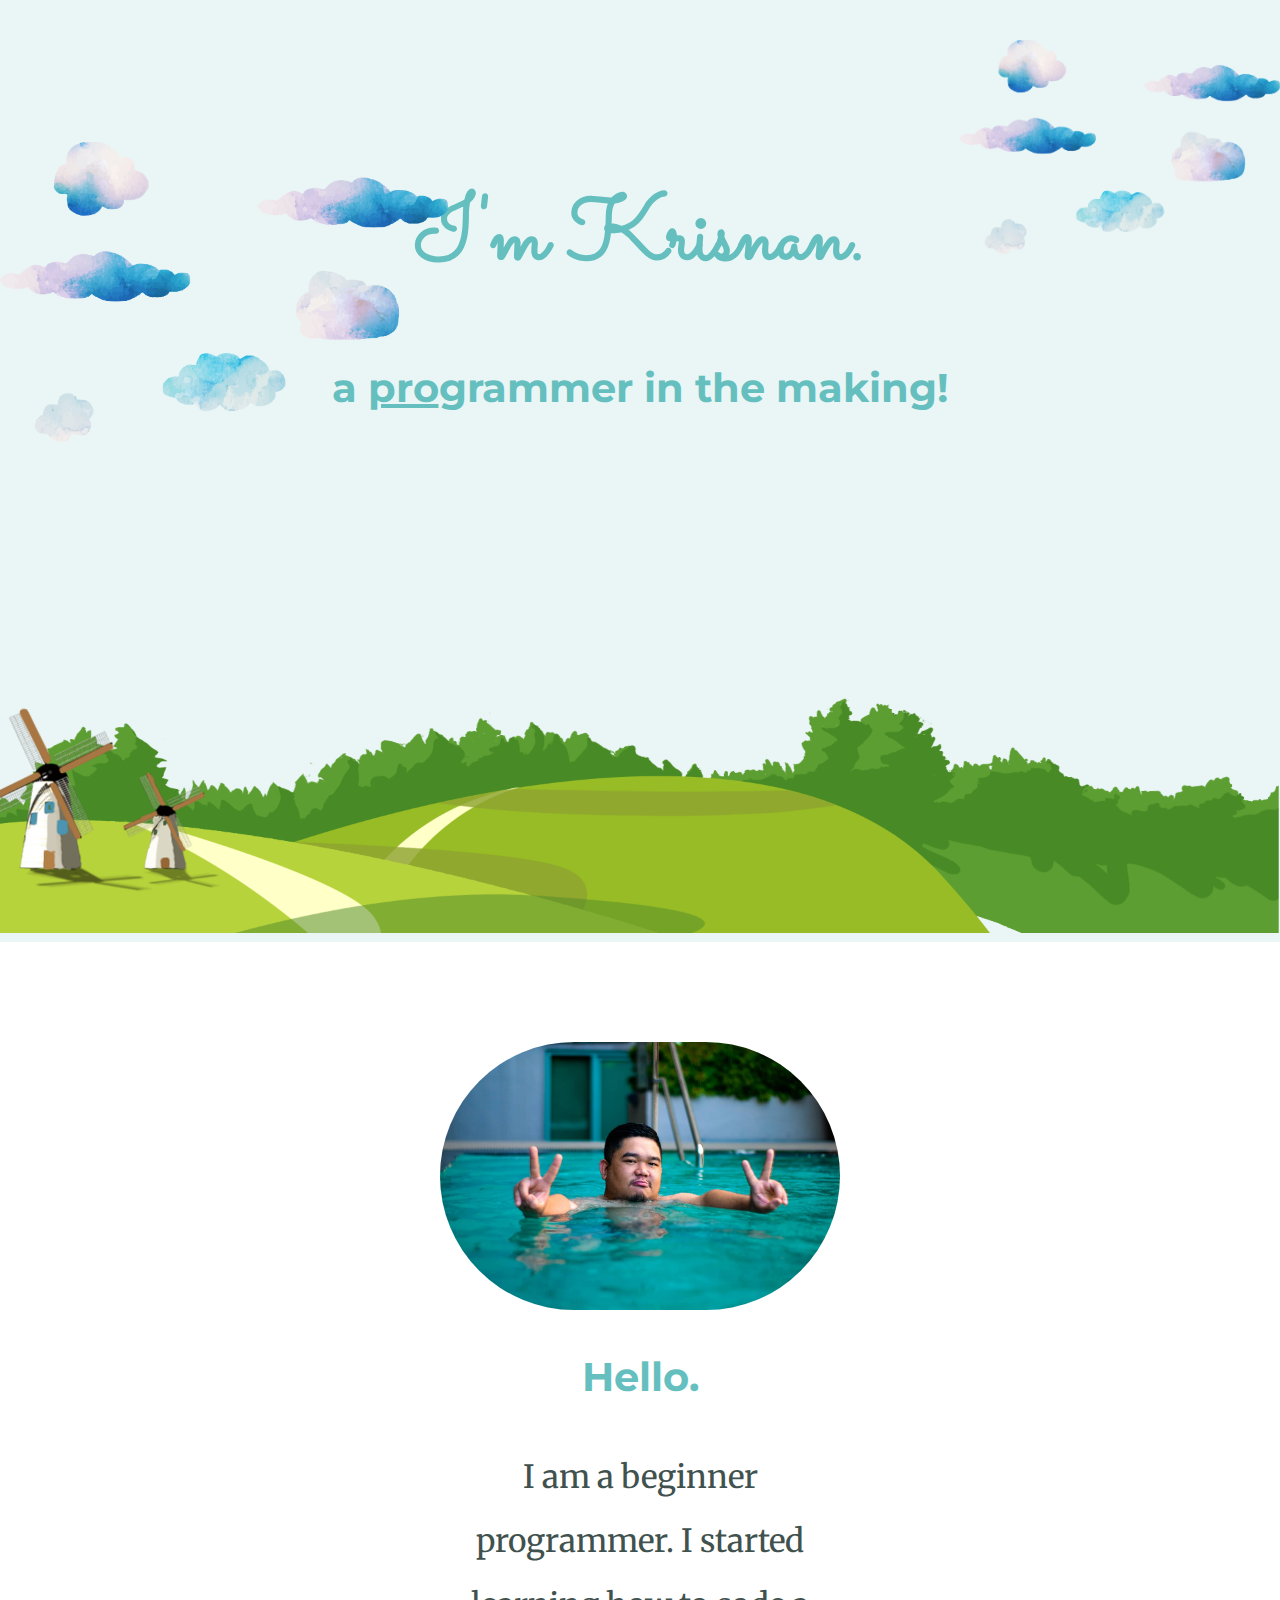
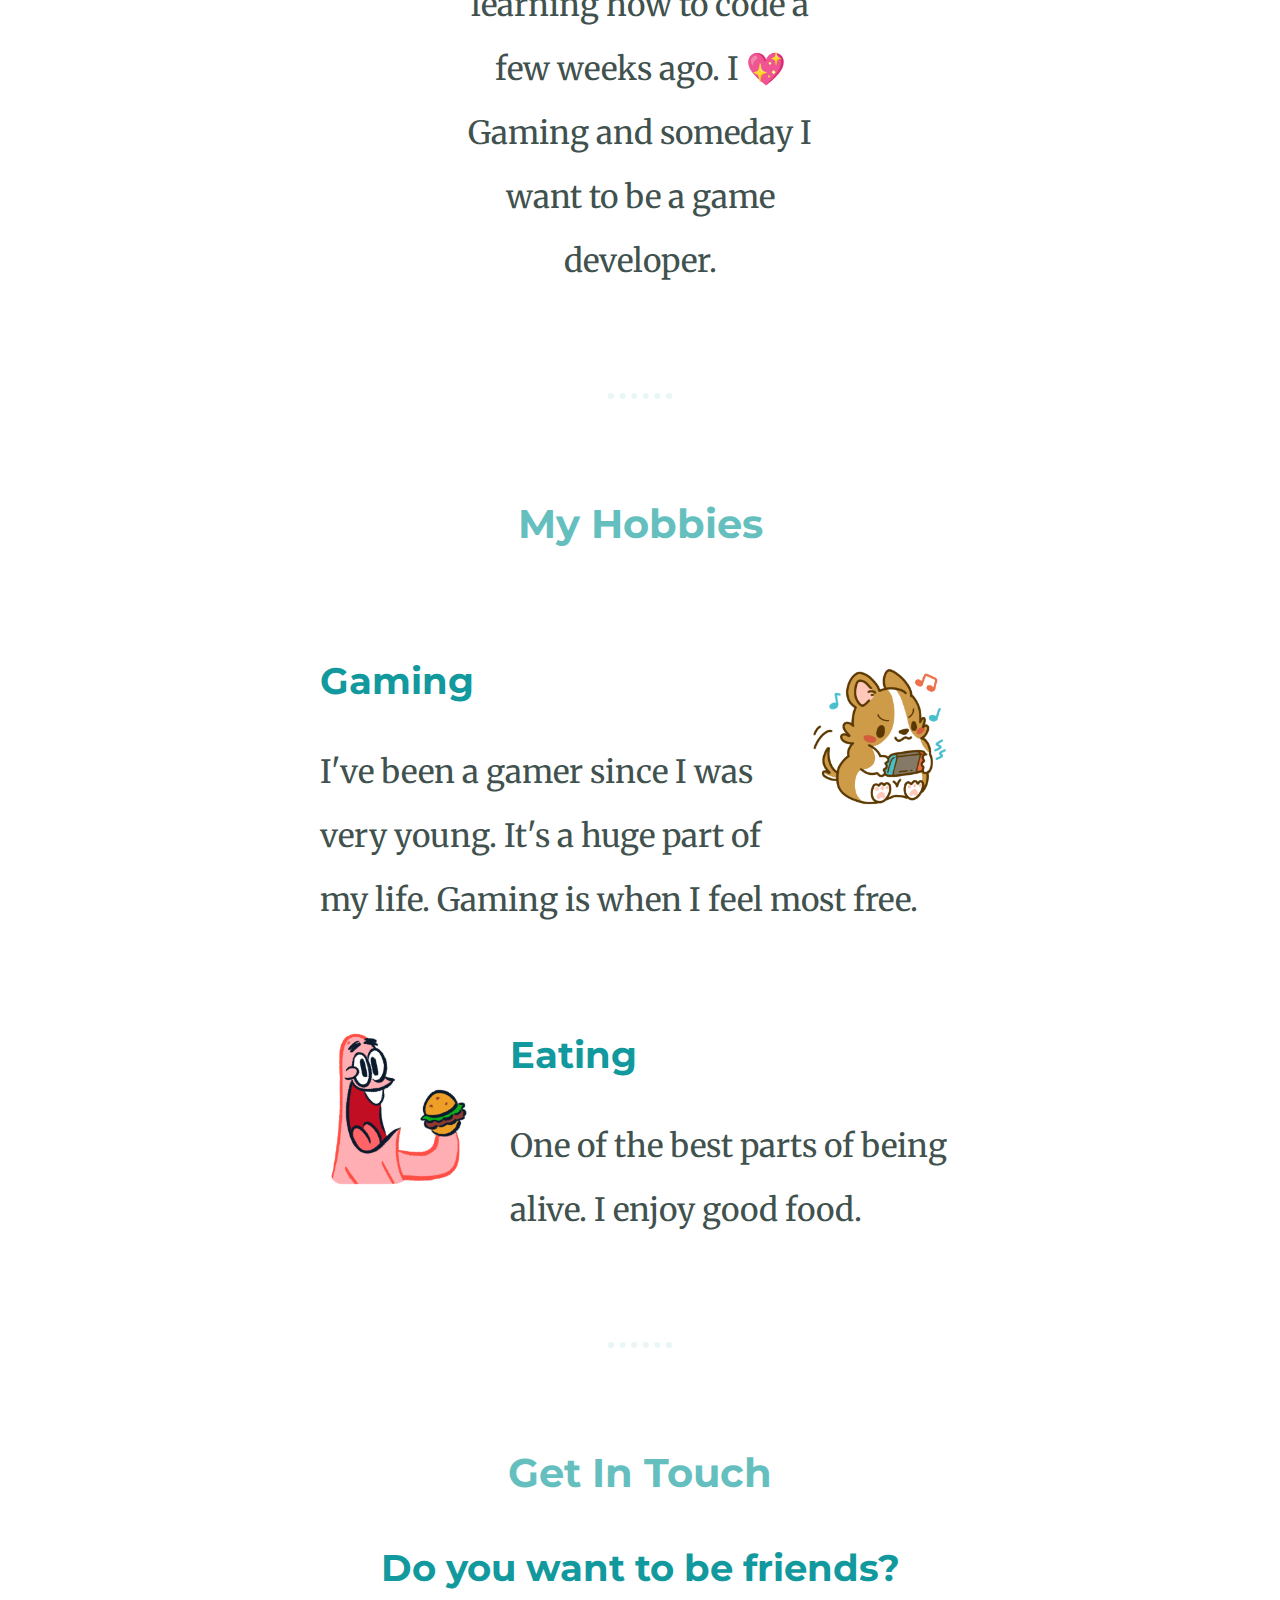
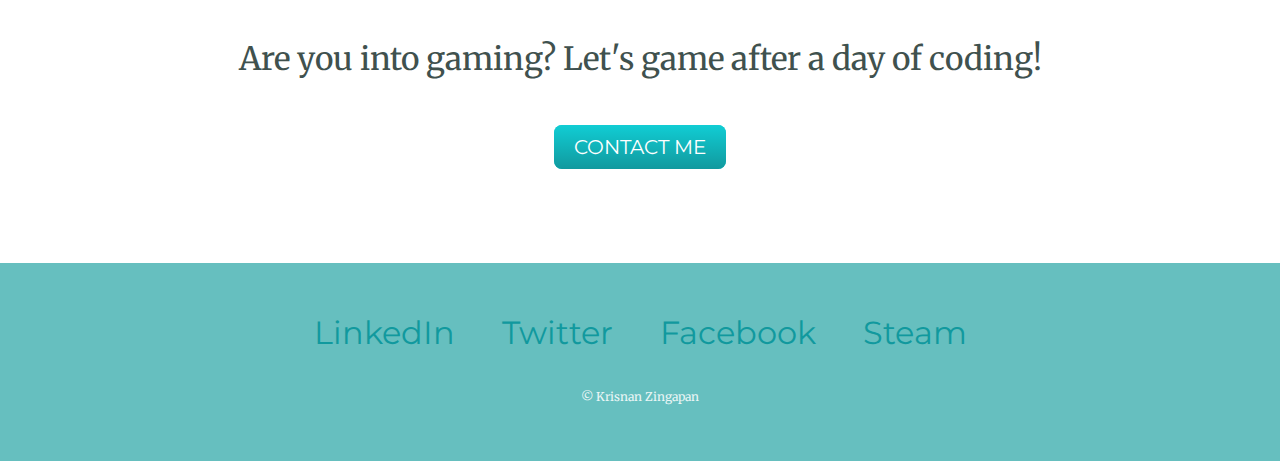
<file: Bruhh/CSS- My Site/index.html>
<!DOCTYPE html>
<html lang="en">

<head>
  <meta charset="UTF-8">
  <meta name="viewport" content="width=device-width, initial-scale=1.0">
  <meta http-equiv="X-UA-Compatible" content="ie=edge">
  <link rel="stylesheet" href="CSS/styles.css">
  <link rel="icon" href="me.ico">
  <link rel="preconnect" href="https://fonts.googleapis.com">
  <link rel="preconnect" href="https://fonts.gstatic.com" crossorigin>
  <link href="https://fonts.googleapis.com/css2?family=Merriweather&family=Montserrat&family=Sacramento&display=swap" rel="stylesheet">
  <title>Krisnan Zingapan</title>
</head>

<body>
  <div class="top-container">
    <img class="top-cloud" src="images/5a28c8ca75e139.8577071515126222824828.png" alt="cloud image">
    <h1>I'm Krisnan.</h1>
    <h2>a <span class="pro">pro</span>grammer in the making!</h2>
    <img class="bottom-cloud" src="images/5a28c8ca75e139.8577071515126222824828.png" alt="cloud image">
    <img class="grass"src="images/grass.png" alt="mountain image">
  </div>
  <div class="middle-container">
    <div class="profile">
      <img class="myphoto"src="images/me2.jpg" alt="me.jpg">
      <h2>Hello.</h2>
      <p class="intro">I am a beginner programmer. I started learning how to code a few weeks ago. I 💖 Gaming and someday I want to be a game developer.</p>
    </div>
    <hr>
    <div class="hobbies">
      <h2>My Hobbies</h2>
      <div class="hobbies-row">
        <img class="game" src="images/gaming.gif" alt="">
        <h3>Gaming</h3>
        <p>I've been a gamer since I was very young. It's a huge part of my life. Gaming is when I feel most free.</p>
      </div>
      <div class="hobbies-row">
        <img class="food" src="images/eating.gif" alt="">
        <h3>Eating</h3>
        <p>One of the best parts of being alive. I enjoy good food.</p>
      </div>
    </div>
    <hr>
    <div class="contact-me">
      <h2>Get In Touch</h2>
      <h3>Do you want to be friends?</h3>
      <p>Are you into gaming? Let's game after a day of coding!</p>
      <a class="btn" href="mailto:krisnanzingapan@email.com">CONTACT ME</a>
    </div>
  </div>


  <div class="bottom-container">
    <a class="footer-link" href="https://www.linkedin.com/in/krisnan-undefined-16602723a//">LinkedIn</a>
    <a class="footer-link" href="https://twitter.com/nandapanda11289">Twitter</a>
    <a class="footer-link" href="https://www.facebook.com/panda011289/">Facebook</a>
    <a class="footer-link" href="https://steamcommunity.com/id/funnuraba/">Steam</a>
    <p class="myname">© Krisnan Zingapan</p>
  </div>
</body>

</html>
</file>
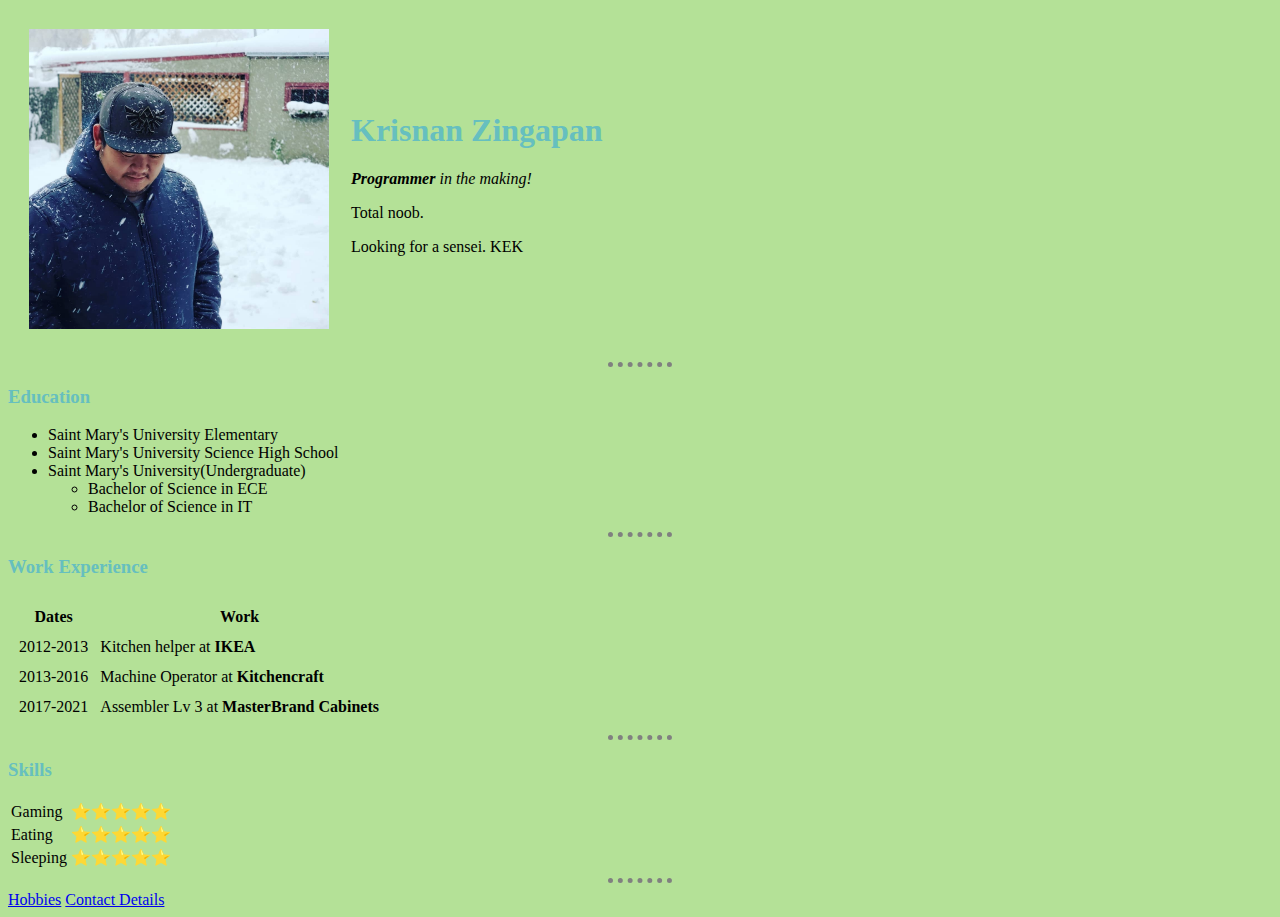
<file: Bruhh/HTML - Personal Site/index.html>
<!DOCTYPE html>
<html lang="en">

<head>
  <meta charset="UTF-8">
  <meta name="viewport" content="width=device-width, initial-scale=1.0">
  <meta http-equiv="X-UA-Compatible" content="ie=edge">
  <title>Krisnan's Personal Site</title>
  <link rel="stylesheet" href="CSS/styles.css">

</head>

<body>
  <table cellspacing="20">
    <tr>
      <td><img src="me.jpg" alt="" width="300" height="300"></td>
      <td>
        <h1>Krisnan Zingapan</h1>
        <p><em><strong>Programmer </strong>in the making!</em></p>
        <p>Total noob.</p>
        <p>Looking for a sensei. KEK</p>
      </td>
    </tr>
  </table>
  <hr>
  <h3>Education</h3>
  <ul>
    <li>Saint Mary's University Elementary</li>
    <li>Saint Mary's University Science High School</li>
    <li>Saint Mary's University(Undergraduate)</li>
    <ul>
      <li>Bachelor of Science in ECE</li>
      <li>Bachelor of Science in IT</li>
    </ul>
  </ul>
  <hr>
  <h3>Work Experience</h3>
  <table cellspacing="10">
    <thead>
      <tr>
        <th>Dates</th>
        <th>Work</th>
      </tr>
    </thead>
    <tbody>
      <tr>
        <td>2012-2013</td>
        <td>Kitchen helper at <strong>IKEA</strong></td>
      </tr>
      <tr>
        <td>2013-2016</td>
        <td>Machine Operator at <strong>Kitchencraft</strong></td>
      </tr>
      <tr>
        <td>2017-2021</td>
        <td>Assembler Lv 3 at <strong>MasterBrand Cabinets</strong></td>
      </tr>
    </tbody>
  </table>
  <hr>
  <h3>Skills</h3>
  <table>
    <tr>
      <td>Gaming</td>
      <td> ⭐⭐⭐⭐⭐</td>
    </tr>
    <tr>
      <td>Eating</td>
      <td>⭐⭐⭐⭐⭐</td>
    </tr>
    <tr>
      <td>Sleeping</td>
      <td>⭐⭐⭐⭐⭐</td>
    </tr>
  </table>

  <hr>
  <a href="hobbies.html">Hobbies</a>
  <a href="contacts.html">Contact Details</a>


</body>

</html>
</file>
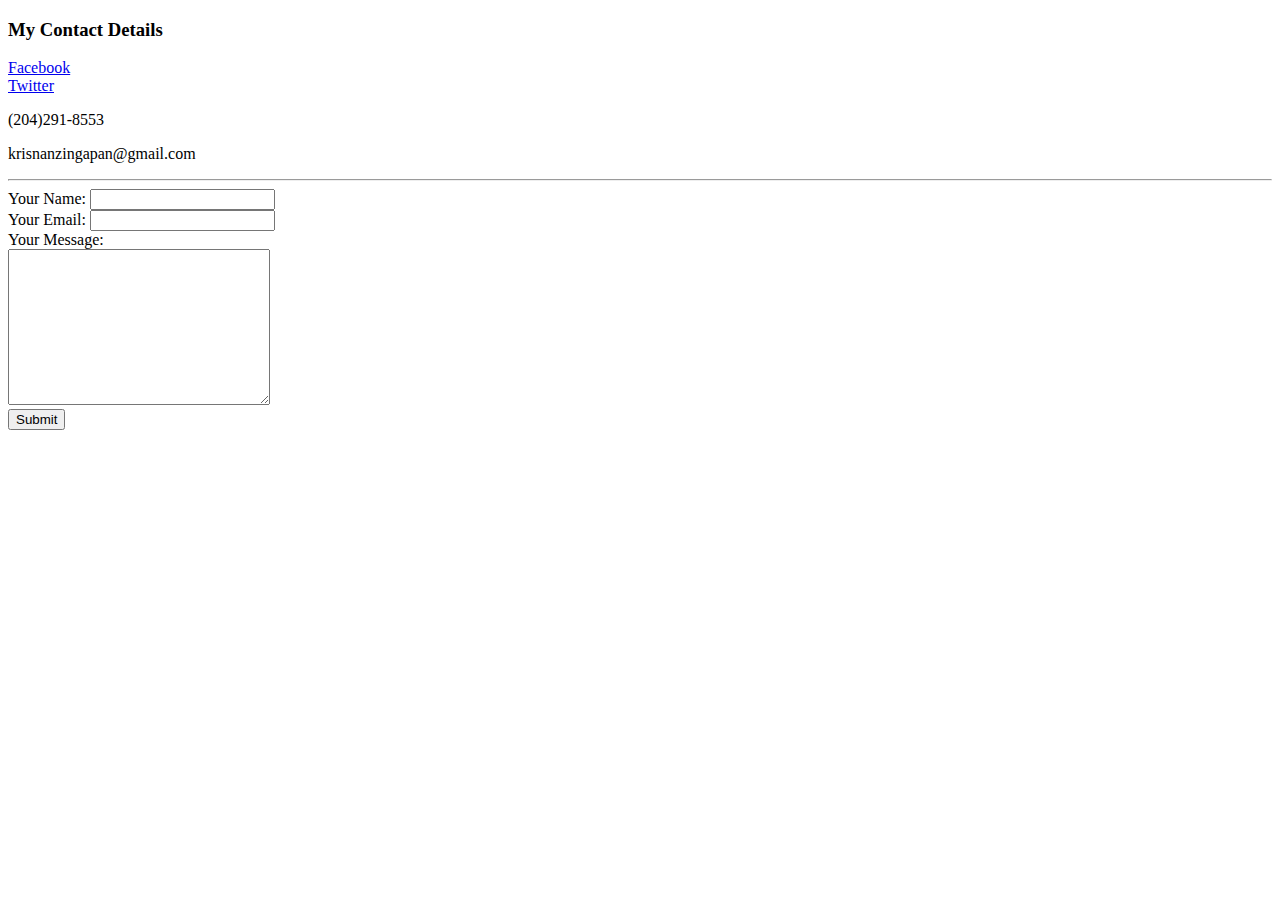
<file: contacts.html>
<!DOCTYPE html>
<html lang="en">

<head>
  <meta charset="UTF-8">
  <meta name="viewport" content="width=device-width, initial-scale=1.0">
  <meta http-equiv="X-UA-Compatible" content="ie=edge">
  <title>My Contacts</title>
</head>

<body>
  <h3>My Contact Details</h3>
  <a href="https://www.facebook.com/panda011289/">Facebook</a>
  <br>
  <a href="https://twitter.com/nandapanda11289">Twitter</a>
  <p>(204)291-8553</p>
  <p>krisnanzingapan@gmail.com</p>
  <hr>

  <form action="mailto:krisnanzingapan@gmail.com" method="post"enctype="text/plain">
    <label for="">Your Name:</label>
    <input type="text" name="yourName">
    <br>
    <label for="">Your Email:</label>
    <input type="email" name="yourEmail">
    <br>
    <label for="">Your Message:</label>
    <br>
    <textarea name="yourMessage" id="" cols="30" rows="10"></textarea>
    <br>
    <button>Submit</button>
  </form>

</body>

</html>
</file>
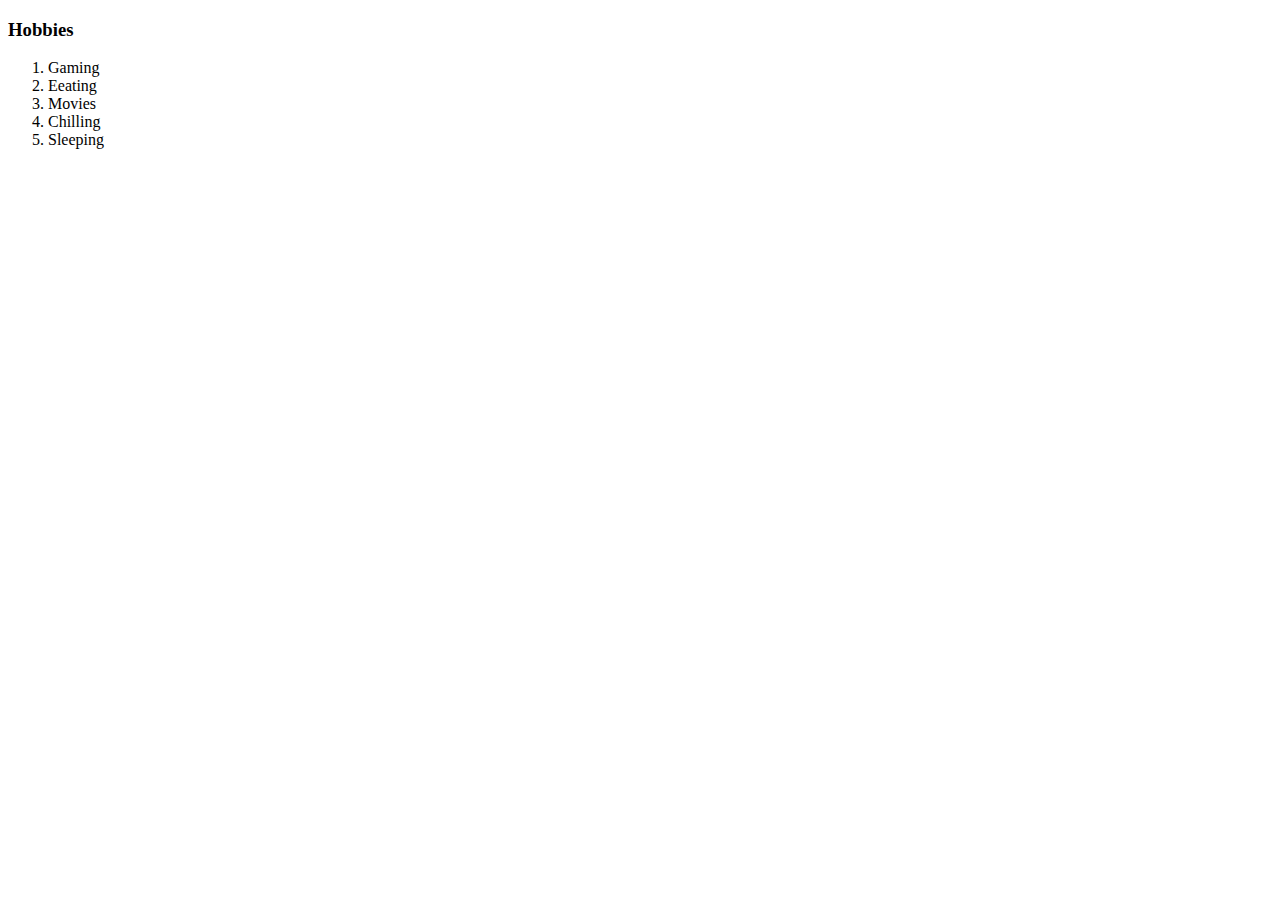
<file: hobbies.html>
<!DOCTYPE html>
<html lang="en">

<head>
  <meta charset="UTF-8">
  <meta name="viewport" content="width=device-width, initial-scale=1.0">
  <meta http-equiv="X-UA-Compatible" content="ie=edge">
  <title>My Hobbies</title>
</head>

<body>
  <h3>Hobbies</h3>
  <ol>
    <li>Gaming</li>
    <li>Eeating</li>
    <li>Movies</li>
    <li>Chilling</li>
    <li>Sleeping</li>
  </ol>

</body>

</html>
</file>
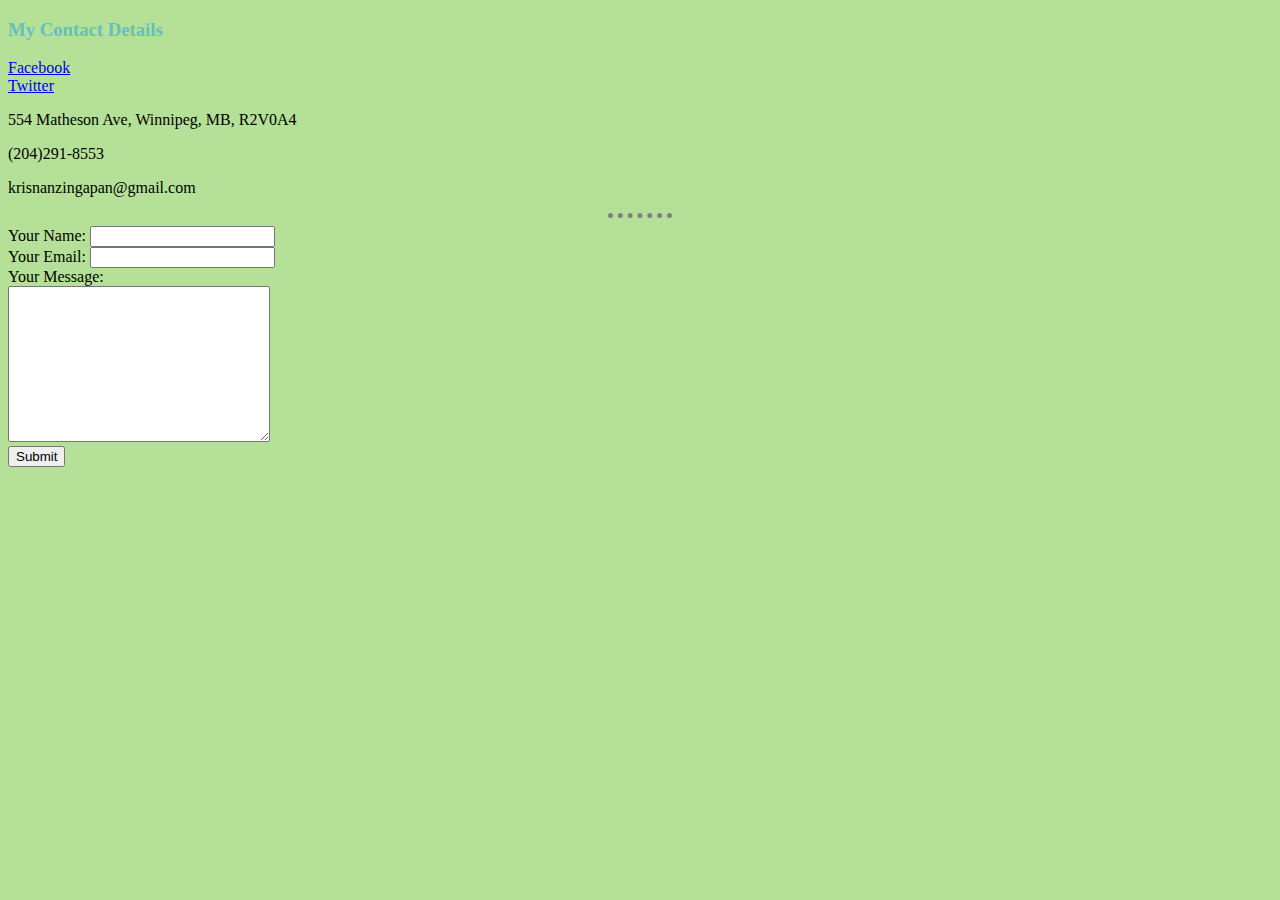
<file: Bruhh/HTML - Personal Site/contacts.html>
<!DOCTYPE html>
<html lang="en">

<head>
  <meta charset="UTF-8">
  <meta name="viewport" content="width=device-width, initial-scale=1.0">
  <meta http-equiv="X-UA-Compatible" content="ie=edge">
  <link rel="stylesheet" href="CSS/styles.css">
  <title>My Contacts</title>
</head>

<body>
  <h3>My Contact Details</h3>
  <a href="https://www.facebook.com/profile.php?id=100011963627491">Facebook</a>
  <br>
  <a href="https://twitter.com/nandapanda11289">Twitter</a>
  <p>554 Matheson Ave, Winnipeg, MB, R2V0A4</p>
  <p>(204)291-8553</p>
  <p>krisnanzingapan@gmail.com</p>
  <hr>

  <form action="mailto:krisnanzingapan@gmail.com" method="post" enctype="text/plain">
    <label for="">Your Name:</label>
    <input type="text" name="yourName">
    <br>
    <label for="">Your Email:</label>
    <input type="email" name="yourEmail">
    <br>
    <label for="">Your Message:</label>
    <br>
    <textarea name="yourMessage" id="" cols="30" rows="10"></textarea>
    <br>
    <button>Submit</button>
  </form>

</body>

</html>
</file>
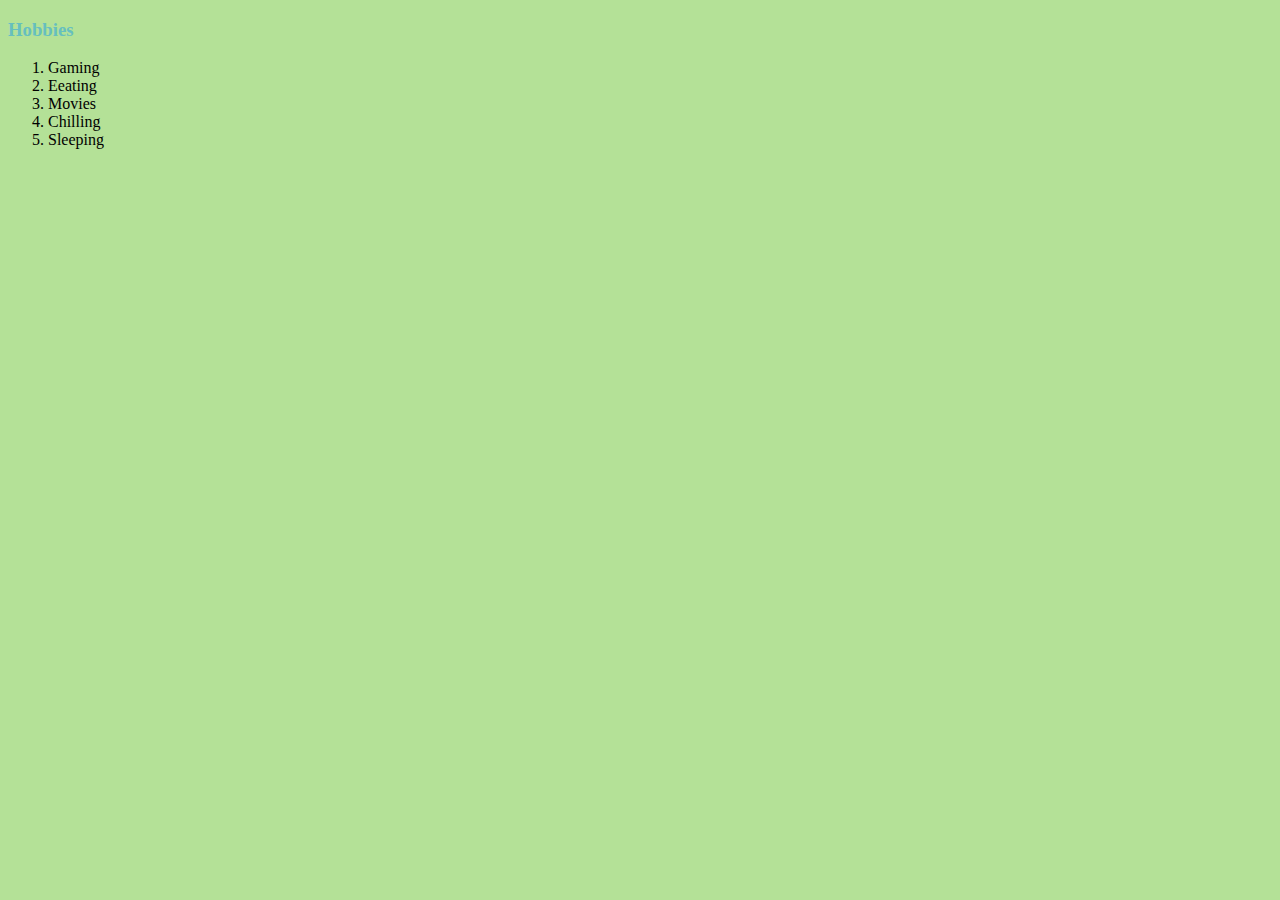
<file: Bruhh/HTML - Personal Site/hobbies.html>
<!DOCTYPE html>
<html lang="en">

<head>
  <meta charset="UTF-8">
  <meta name="viewport" content="width=device-width, initial-scale=1.0">
  <meta http-equiv="X-UA-Compatible" content="ie=edge">
  <link rel="stylesheet" href="CSS/styles.css">
  <title>My Hobbies</title>
</head>

<body>
  <h3>Hobbies</h3>
  <ol>
    <li>Gaming</li>
    <li>Eeating</li>
    <li>Movies</li>
    <li>Chilling</li>
    <li>Sleeping</li>
  </ol>

</body>

</html>
</file>
<file: Bruhh/CSS- My Site/CSS/styles.css>
body {
  color: #40514E;
  margin: 0;
  text-align: center;
  font-family: 'Merriweather', serif;
  font-size: 2em;
}

h1 {
  color: #66BFBF;
  font-size: 5.625rem;
  line-height: 2;
  margin: 50px auto 0 auto;
  font-family: 'Sacramento', cursive;
}

h2 {
  color: #66BFBF;
  font-family: 'Montserrat', sans-serif;
  font-size: 2.5rem;
  padding-bottom: 10px;
}

h3 {
  color: #11999E;
  font-family: 'Montserrat', sans-serif;
}

a {
  color: #11999E;
  font-family: 'Montserrat', sans-serif;
  margin: 10px 20px;
  text-decoration: none;
}
a:hover{
  color: #EAF6F6;
  text-decoration: underline;
}
hr {
  border: #EAF6F6 dotted 6px;
  border-bottom: none;
  width: 4%;
  margin: 100px auto;
}

p {
  line-height: 2;
}

.hobbies-row {
  width: 50%;
  margin: 100px auto;
  text-align: left;
}

.top-container {
  background-color: #EAF6F6;
  position: relative;
  padding-top: 100px;
}

.middle-container {
  margin: 100px 0;
}

.bottom-container {
  background-color: #66BFBF;
  padding: 50px 0 20px;
}

.pro {
  text-decoration: underline;
  font-weight: bold;
}

.intro {
  width: 30%;
  margin: auto;
}

.grass{
  width: 100%;
  padding-bottom: 0;
}

.bottom-cloud {
  position: absolute;
  width: 35%;
  left: 0px;
  bottom: 500px;
}

.top-cloud {
  position: absolute;
  width: 25%;
  top: 40px;
  right: 0;
}

.myphoto {
  width: 25rem;
  border-radius: 500px;
}

.game {
  width: 25%;
  margin-left: 30px;
  float: right;
}

.food {
  width: 25%;
  margin-right: 30px;
  float: left;
}

.contact-message {
  width: 40%;
  margin: 40px auto 60px;
}

.myname {
  color: #EAF6F6;
  font-size: 0.75rem;
  padding: 20px 0px;
}

.btn {
  background: #11cdd4;
  background-image: -webkit-linear-gradient(top, #11cdd4, #11999e);
  background-image: -moz-linear-gradient(top, #11cdd4, #11999e);
  background-image: -ms-linear-gradient(top, #11cdd4, #11999e);
  background-image: -o-linear-gradient(top, #11cdd4, #11999e);
  background-image: linear-gradient(to bottom, #11cdd4, #11999e);
  -webkit-border-radius: 8;
  -moz-border-radius: 8;
  border-radius: 8px;
  font-family: 'Montserrat', sans-serif;
  color: #ffffff;
  font-size: 20px;
  padding: 10px 20px 10px 20px;
  text-decoration: none;
}

.btn:hover {
  background: #30e3cb;
  background-image: -webkit-linear-gradient(top, #30e3cb, #2bc4ad);
  background-image: -moz-linear-gradient(top, #30e3cb, #2bc4ad);
  background-image: -ms-linear-gradient(top, #30e3cb, #2bc4ad);
  background-image: -o-linear-gradient(top, #30e3cb, #2bc4ad);
  background-image: linear-gradient(to bottom, #30e3cb, #2bc4ad);
  text-decoration: none;
}
</file>
<file: Bruhh/HTML - Personal Site/CSS/styles.css>
body {
  background-color: #B4E197;
}

hr {
  border-style: dotted none none;
  border-color: grey;
  border-width: 5px;
  width: 5%;
}

h1, h3{
  color: #66BFBF;
}
</file>
